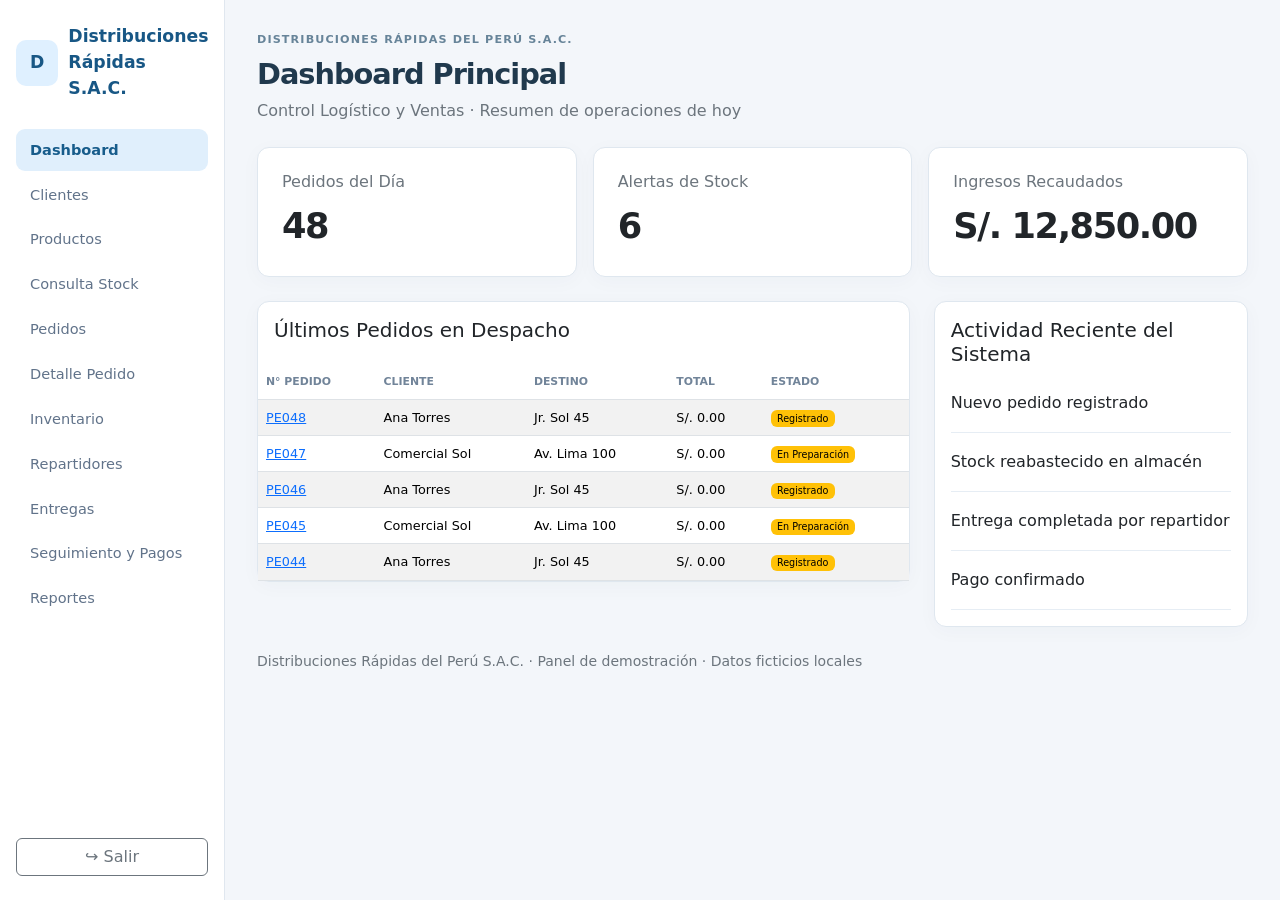
<file: index.html>
<!doctype html>
<html lang="es">
<head>
<meta charset="utf-8">
<meta name="viewport" content="width=device-width, initial-scale=1">
<title>Dashboard Principal | Distribuciones Rápidas S.A.C.</title>
<link href="https://cdn.jsdelivr.net/npm/bootstrap@5.3.8/dist/css/bootstrap.min.css" rel="stylesheet" integrity="sha384-sRIl4kxILFvY47J16cr9ZwB07vP4J8+LH7qKQnuqkuIAvNWLzeN8tE5YBujZqJLB" crossorigin="anonymous">
<link href="css/styles.css" rel="stylesheet">
<script defer src="https://cdn.jsdelivr.net/npm/bootstrap@5.3.8/dist/js/bootstrap.bundle.min.js" integrity="sha384-FKyoEForCGlyvwx9Hj09JcYn3nv7wiPVlz7YYwJrWVcXK/BmnVDxM+D2scQbITxI" crossorigin="anonymous"></script>
<script defer src="js/main.js"></script>
</head>
<body data-page="index">
<a class="visually-hidden-focusable p-3" href="#contenido">Saltar al contenido</a>
<aside id="sidebar"></aside>
<main id="contenido" tabindex="-1"><div id="alerts" aria-live="polite"></div><div id="app"></div>
<noscript><p class="alert alert-warning">Activa JavaScript para utilizar el sistema.</p></noscript>
<footer class="small text-secondary mt-4">Distribuciones Rápidas del Perú S.A.C. · Panel de demostración · Datos ficticios locales</footer>
</main>
</body>
</html>
</file>
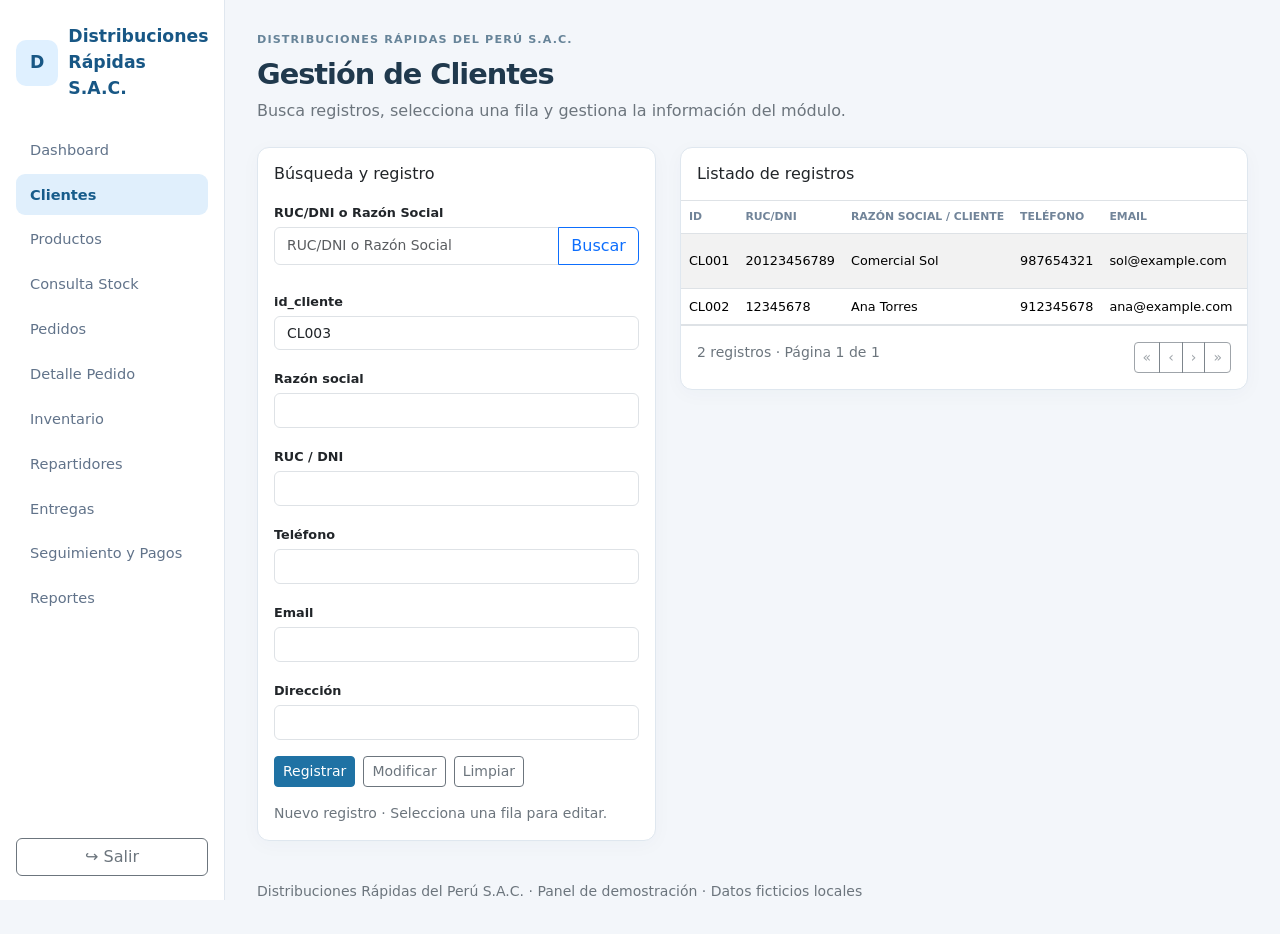
<file: pags/clientes.html>
<!doctype html>
<html lang="es">
<head>
<meta charset="utf-8">
<meta name="viewport" content="width=device-width, initial-scale=1">
<title>Gestión de Clientes | Distribuciones Rápidas S.A.C.</title>
<link href="https://cdn.jsdelivr.net/npm/bootstrap@5.3.8/dist/css/bootstrap.min.css" rel="stylesheet" integrity="sha384-sRIl4kxILFvY47J16cr9ZwB07vP4J8+LH7qKQnuqkuIAvNWLzeN8tE5YBujZqJLB" crossorigin="anonymous">
<link href="../css/styles.css" rel="stylesheet">
<script defer src="https://cdn.jsdelivr.net/npm/bootstrap@5.3.8/dist/js/bootstrap.bundle.min.js" integrity="sha384-FKyoEForCGlyvwx9Hj09JcYn3nv7wiPVlz7YYwJrWVcXK/BmnVDxM+D2scQbITxI" crossorigin="anonymous"></script>
<script defer src="../js/main.js"></script>
</head>
<body data-page="clientes">
<a class="visually-hidden-focusable p-3" href="#contenido">Saltar al contenido</a>
<aside id="sidebar"></aside>
<main id="contenido" tabindex="-1"><div id="alerts" aria-live="polite"></div><div id="app"></div>
<noscript><p class="alert alert-warning">Activa JavaScript para utilizar el sistema.</p></noscript>
<footer class="small text-secondary mt-4">Distribuciones Rápidas del Perú S.A.C. · Panel de demostración · Datos ficticios locales</footer>
</main>
</body>
</html>
</file>
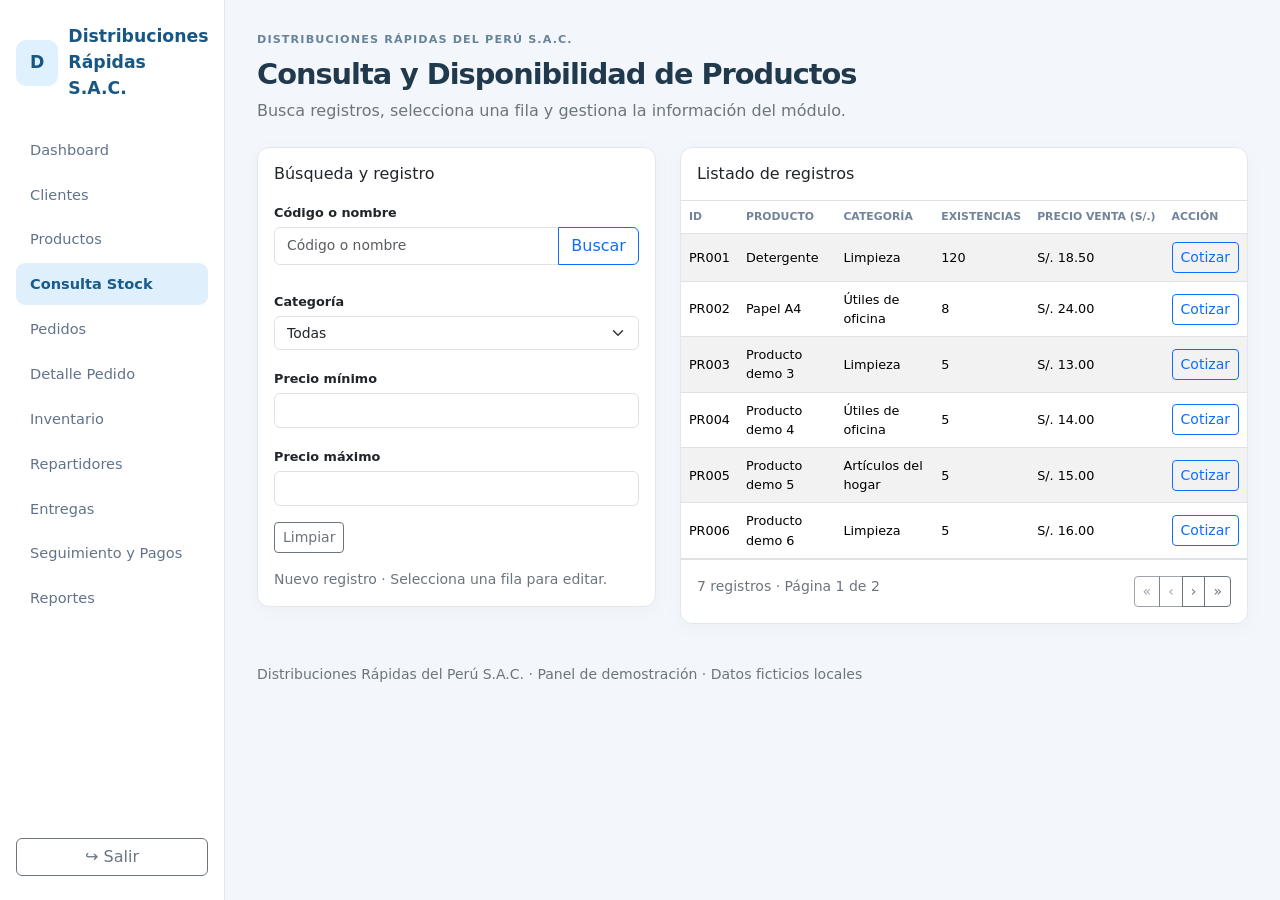
<file: pags/consulta_productos.html>
<!doctype html>
<html lang="es">
<head>
<meta charset="utf-8">
<meta name="viewport" content="width=device-width, initial-scale=1">
<title>Consulta y Disponibilidad de Productos | Distribuciones Rápidas S.A.C.</title>
<link href="https://cdn.jsdelivr.net/npm/bootstrap@5.3.8/dist/css/bootstrap.min.css" rel="stylesheet" integrity="sha384-sRIl4kxILFvY47J16cr9ZwB07vP4J8+LH7qKQnuqkuIAvNWLzeN8tE5YBujZqJLB" crossorigin="anonymous">
<link href="../css/styles.css" rel="stylesheet">
<script defer src="https://cdn.jsdelivr.net/npm/bootstrap@5.3.8/dist/js/bootstrap.bundle.min.js" integrity="sha384-FKyoEForCGlyvwx9Hj09JcYn3nv7wiPVlz7YYwJrWVcXK/BmnVDxM+D2scQbITxI" crossorigin="anonymous"></script>
<script defer src="../js/main.js"></script>
</head>
<body data-page="consulta_productos">
<a class="visually-hidden-focusable p-3" href="#contenido">Saltar al contenido</a>
<aside id="sidebar"></aside>
<main id="contenido" tabindex="-1"><div id="alerts" aria-live="polite"></div><div id="app"></div>
<noscript><p class="alert alert-warning">Activa JavaScript para utilizar el sistema.</p></noscript>
<footer class="small text-secondary mt-4">Distribuciones Rápidas del Perú S.A.C. · Panel de demostración · Datos ficticios locales</footer>
</main>
</body>
</html>
</file>
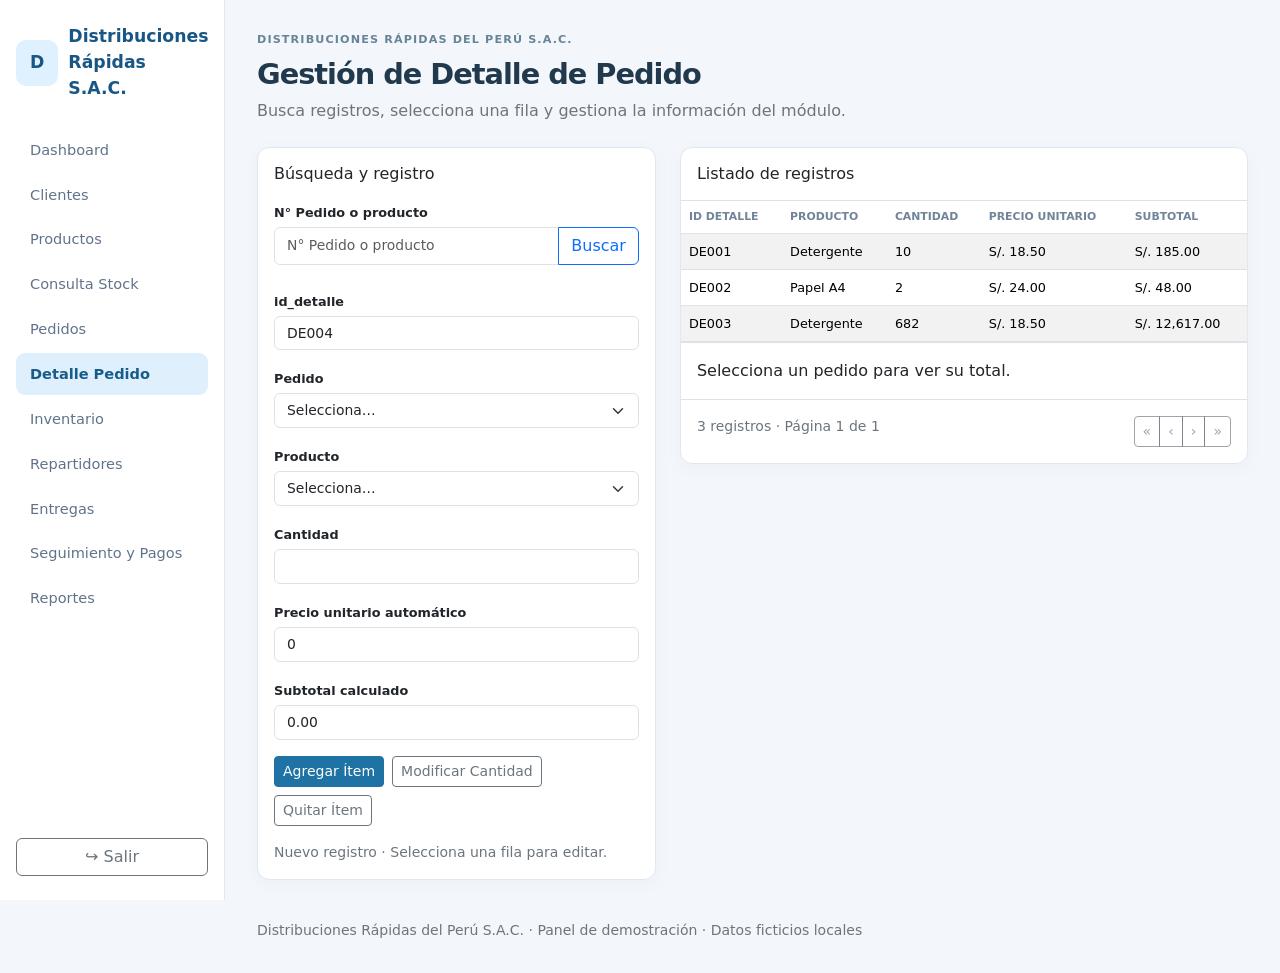
<file: pags/detalle_pedidos.html>
<!doctype html>
<html lang="es">
<head>
<meta charset="utf-8">
<meta name="viewport" content="width=device-width, initial-scale=1">
<title>Gestión de Detalle de Pedido | Distribuciones Rápidas S.A.C.</title>
<link href="https://cdn.jsdelivr.net/npm/bootstrap@5.3.8/dist/css/bootstrap.min.css" rel="stylesheet" integrity="sha384-sRIl4kxILFvY47J16cr9ZwB07vP4J8+LH7qKQnuqkuIAvNWLzeN8tE5YBujZqJLB" crossorigin="anonymous">
<link href="../css/styles.css" rel="stylesheet">
<script defer src="https://cdn.jsdelivr.net/npm/bootstrap@5.3.8/dist/js/bootstrap.bundle.min.js" integrity="sha384-FKyoEForCGlyvwx9Hj09JcYn3nv7wiPVlz7YYwJrWVcXK/BmnVDxM+D2scQbITxI" crossorigin="anonymous"></script>
<script defer src="../js/main.js"></script>
</head>
<body data-page="detalle_pedidos">
<a class="visually-hidden-focusable p-3" href="#contenido">Saltar al contenido</a>
<aside id="sidebar"></aside>
<main id="contenido" tabindex="-1"><div id="alerts" aria-live="polite"></div><div id="app"></div>
<noscript><p class="alert alert-warning">Activa JavaScript para utilizar el sistema.</p></noscript>
<footer class="small text-secondary mt-4">Distribuciones Rápidas del Perú S.A.C. · Panel de demostración · Datos ficticios locales</footer>
</main>
</body>
</html>
</file>
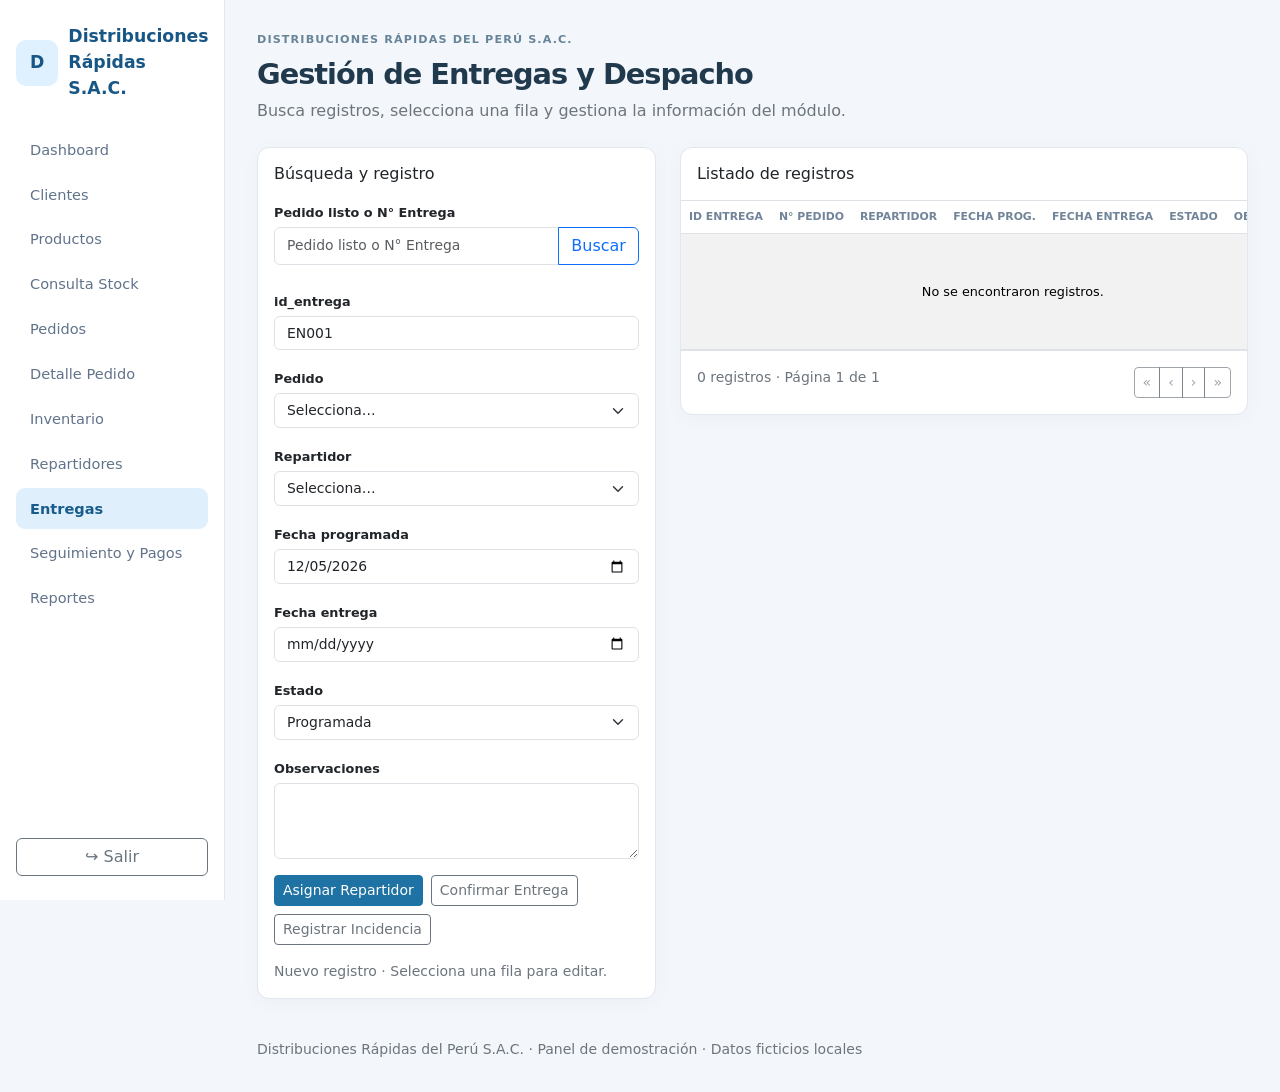
<file: pags/entregas.html>
<!doctype html>
<html lang="es">
<head>
<meta charset="utf-8">
<meta name="viewport" content="width=device-width, initial-scale=1">
<title>Gestión de Entregas y Despacho | Distribuciones Rápidas S.A.C.</title>
<link href="https://cdn.jsdelivr.net/npm/bootstrap@5.3.8/dist/css/bootstrap.min.css" rel="stylesheet" integrity="sha384-sRIl4kxILFvY47J16cr9ZwB07vP4J8+LH7qKQnuqkuIAvNWLzeN8tE5YBujZqJLB" crossorigin="anonymous">
<link href="../css/styles.css" rel="stylesheet">
<script defer src="https://cdn.jsdelivr.net/npm/bootstrap@5.3.8/dist/js/bootstrap.bundle.min.js" integrity="sha384-FKyoEForCGlyvwx9Hj09JcYn3nv7wiPVlz7YYwJrWVcXK/BmnVDxM+D2scQbITxI" crossorigin="anonymous"></script>
<script defer src="../js/main.js"></script>
</head>
<body data-page="entregas">
<a class="visually-hidden-focusable p-3" href="#contenido">Saltar al contenido</a>
<aside id="sidebar"></aside>
<main id="contenido" tabindex="-1"><div id="alerts" aria-live="polite"></div><div id="app"></div>
<noscript><p class="alert alert-warning">Activa JavaScript para utilizar el sistema.</p></noscript>
<footer class="small text-secondary mt-4">Distribuciones Rápidas del Perú S.A.C. · Panel de demostración · Datos ficticios locales</footer>
</main>
</body>
</html>
</file>
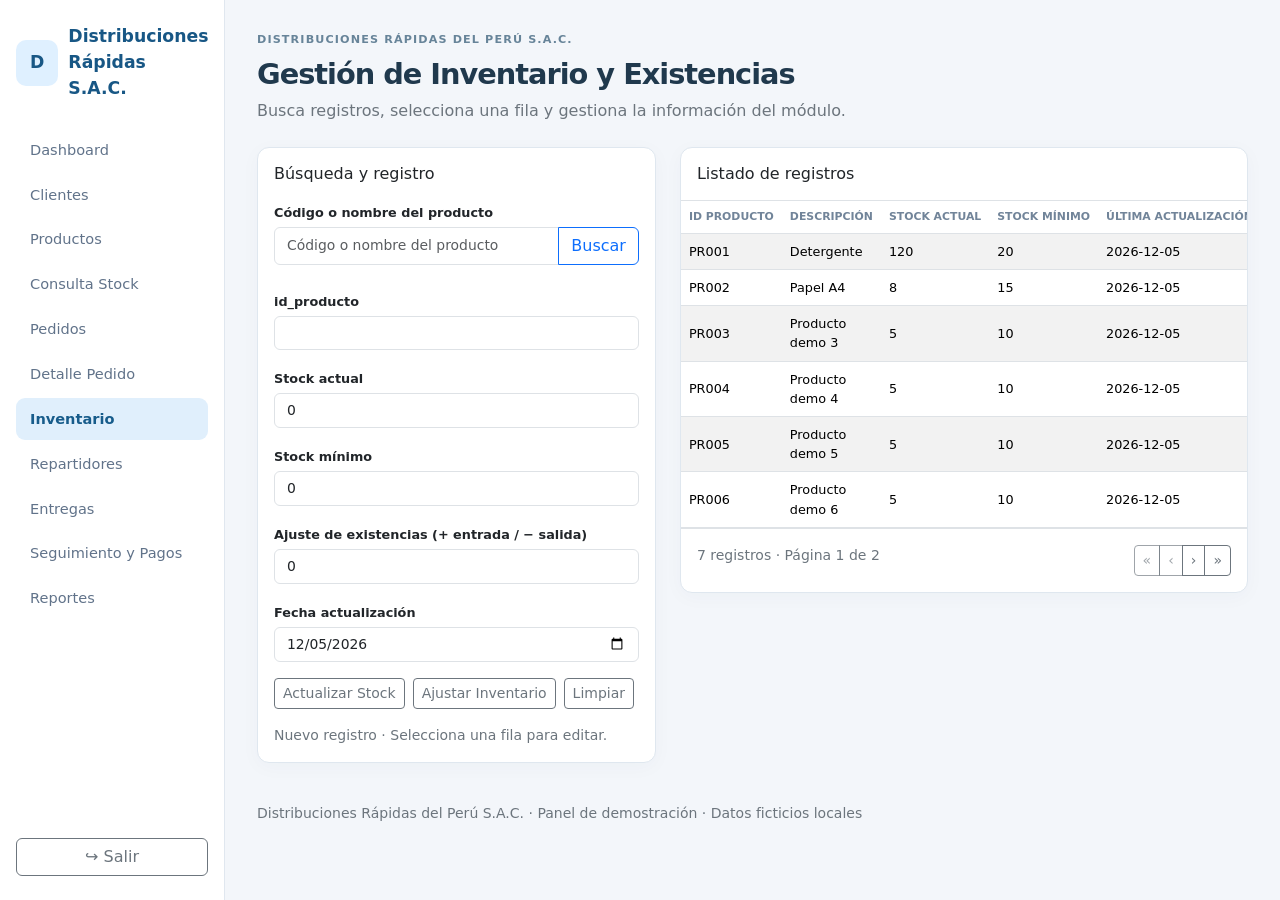
<file: pags/inventario.html>
<!doctype html>
<html lang="es">
<head>
<meta charset="utf-8">
<meta name="viewport" content="width=device-width, initial-scale=1">
<title>Gestión de Inventario y Existencias | Distribuciones Rápidas S.A.C.</title>
<link href="https://cdn.jsdelivr.net/npm/bootstrap@5.3.8/dist/css/bootstrap.min.css" rel="stylesheet" integrity="sha384-sRIl4kxILFvY47J16cr9ZwB07vP4J8+LH7qKQnuqkuIAvNWLzeN8tE5YBujZqJLB" crossorigin="anonymous">
<link href="../css/styles.css" rel="stylesheet">
<script defer src="https://cdn.jsdelivr.net/npm/bootstrap@5.3.8/dist/js/bootstrap.bundle.min.js" integrity="sha384-FKyoEForCGlyvwx9Hj09JcYn3nv7wiPVlz7YYwJrWVcXK/BmnVDxM+D2scQbITxI" crossorigin="anonymous"></script>
<script defer src="../js/main.js"></script>
</head>
<body data-page="inventario">
<a class="visually-hidden-focusable p-3" href="#contenido">Saltar al contenido</a>
<aside id="sidebar"></aside>
<main id="contenido" tabindex="-1"><div id="alerts" aria-live="polite"></div><div id="app"></div>
<noscript><p class="alert alert-warning">Activa JavaScript para utilizar el sistema.</p></noscript>
<footer class="small text-secondary mt-4">Distribuciones Rápidas del Perú S.A.C. · Panel de demostración · Datos ficticios locales</footer>
</main>
</body>
</html>
</file>
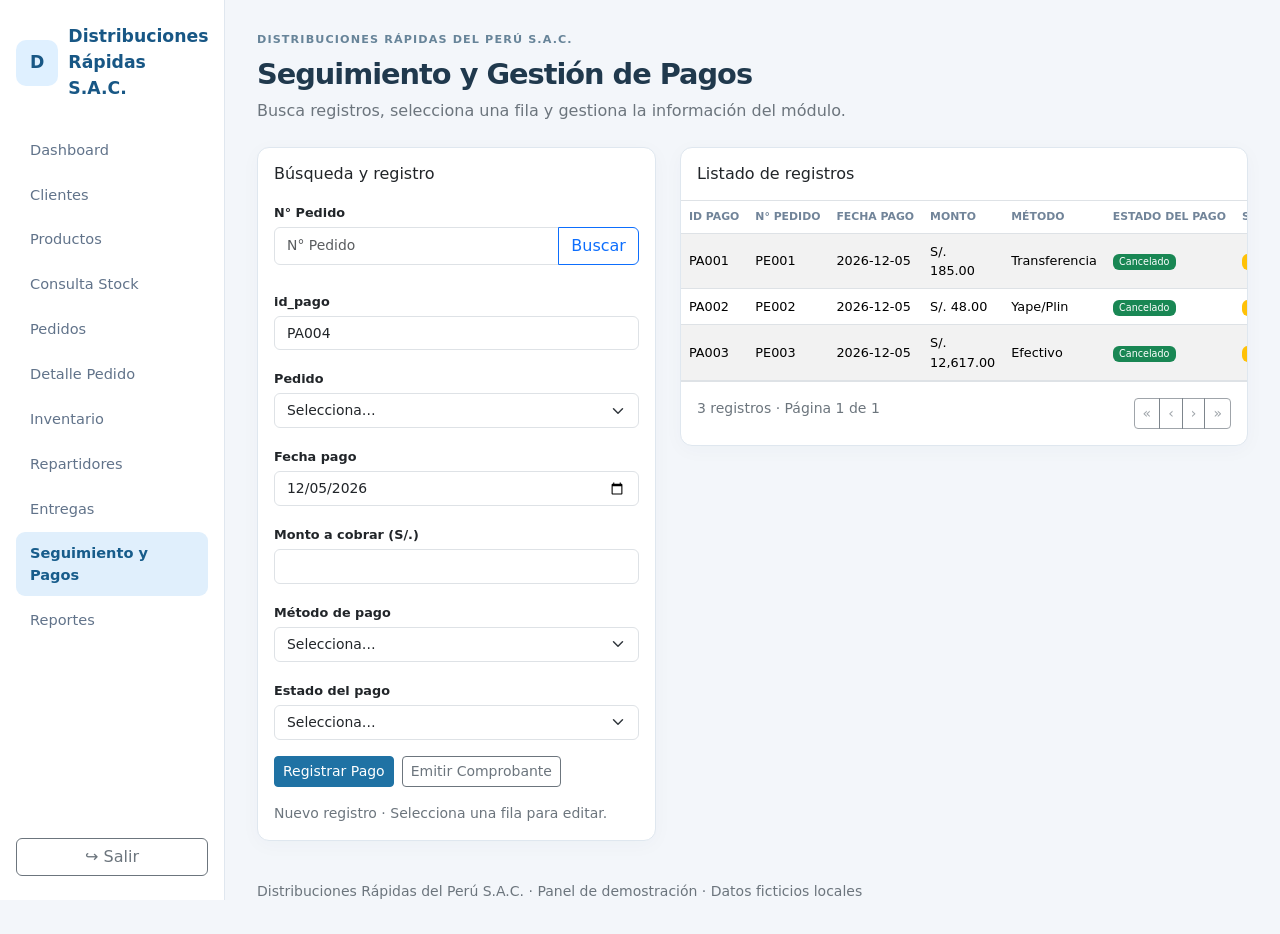
<file: pags/pagos.html>
<!doctype html>
<html lang="es">
<head>
<meta charset="utf-8">
<meta name="viewport" content="width=device-width, initial-scale=1">
<title>Seguimiento y Gestión de Pagos | Distribuciones Rápidas S.A.C.</title>
<link href="https://cdn.jsdelivr.net/npm/bootstrap@5.3.8/dist/css/bootstrap.min.css" rel="stylesheet" integrity="sha384-sRIl4kxILFvY47J16cr9ZwB07vP4J8+LH7qKQnuqkuIAvNWLzeN8tE5YBujZqJLB" crossorigin="anonymous">
<link href="../css/styles.css" rel="stylesheet">
<script defer src="https://cdn.jsdelivr.net/npm/bootstrap@5.3.8/dist/js/bootstrap.bundle.min.js" integrity="sha384-FKyoEForCGlyvwx9Hj09JcYn3nv7wiPVlz7YYwJrWVcXK/BmnVDxM+D2scQbITxI" crossorigin="anonymous"></script>
<script defer src="../js/main.js"></script>
</head>
<body data-page="pagos">
<a class="visually-hidden-focusable p-3" href="#contenido">Saltar al contenido</a>
<aside id="sidebar"></aside>
<main id="contenido" tabindex="-1"><div id="alerts" aria-live="polite"></div><div id="app"></div>
<noscript><p class="alert alert-warning">Activa JavaScript para utilizar el sistema.</p></noscript>
<footer class="small text-secondary mt-4">Distribuciones Rápidas del Perú S.A.C. · Panel de demostración · Datos ficticios locales</footer>
</main>
</body>
</html>
</file>
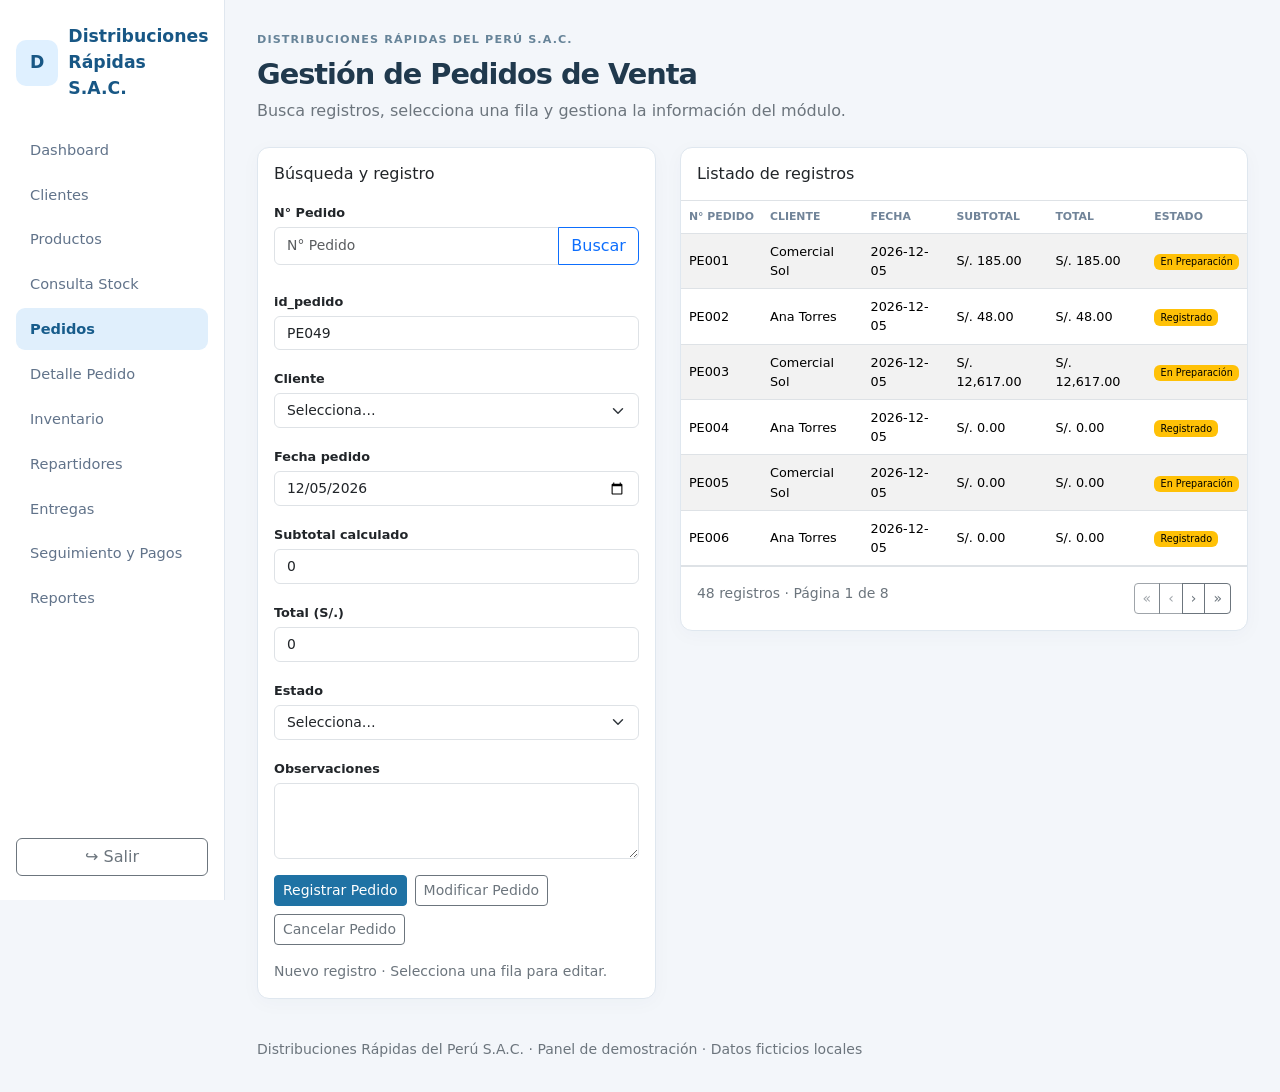
<file: pags/pedidos.html>
<!doctype html>
<html lang="es">
<head>
<meta charset="utf-8">
<meta name="viewport" content="width=device-width, initial-scale=1">
<title>Gestión de Pedidos de Venta | Distribuciones Rápidas S.A.C.</title>
<link href="https://cdn.jsdelivr.net/npm/bootstrap@5.3.8/dist/css/bootstrap.min.css" rel="stylesheet" integrity="sha384-sRIl4kxILFvY47J16cr9ZwB07vP4J8+LH7qKQnuqkuIAvNWLzeN8tE5YBujZqJLB" crossorigin="anonymous">
<link href="../css/styles.css" rel="stylesheet">
<script defer src="https://cdn.jsdelivr.net/npm/bootstrap@5.3.8/dist/js/bootstrap.bundle.min.js" integrity="sha384-FKyoEForCGlyvwx9Hj09JcYn3nv7wiPVlz7YYwJrWVcXK/BmnVDxM+D2scQbITxI" crossorigin="anonymous"></script>
<script defer src="../js/main.js"></script>
</head>
<body data-page="pedidos">
<a class="visually-hidden-focusable p-3" href="#contenido">Saltar al contenido</a>
<aside id="sidebar"></aside>
<main id="contenido" tabindex="-1"><div id="alerts" aria-live="polite"></div><div id="app"></div>
<noscript><p class="alert alert-warning">Activa JavaScript para utilizar el sistema.</p></noscript>
<footer class="small text-secondary mt-4">Distribuciones Rápidas del Perú S.A.C. · Panel de demostración · Datos ficticios locales</footer>
</main>
</body>
</html>
</file>
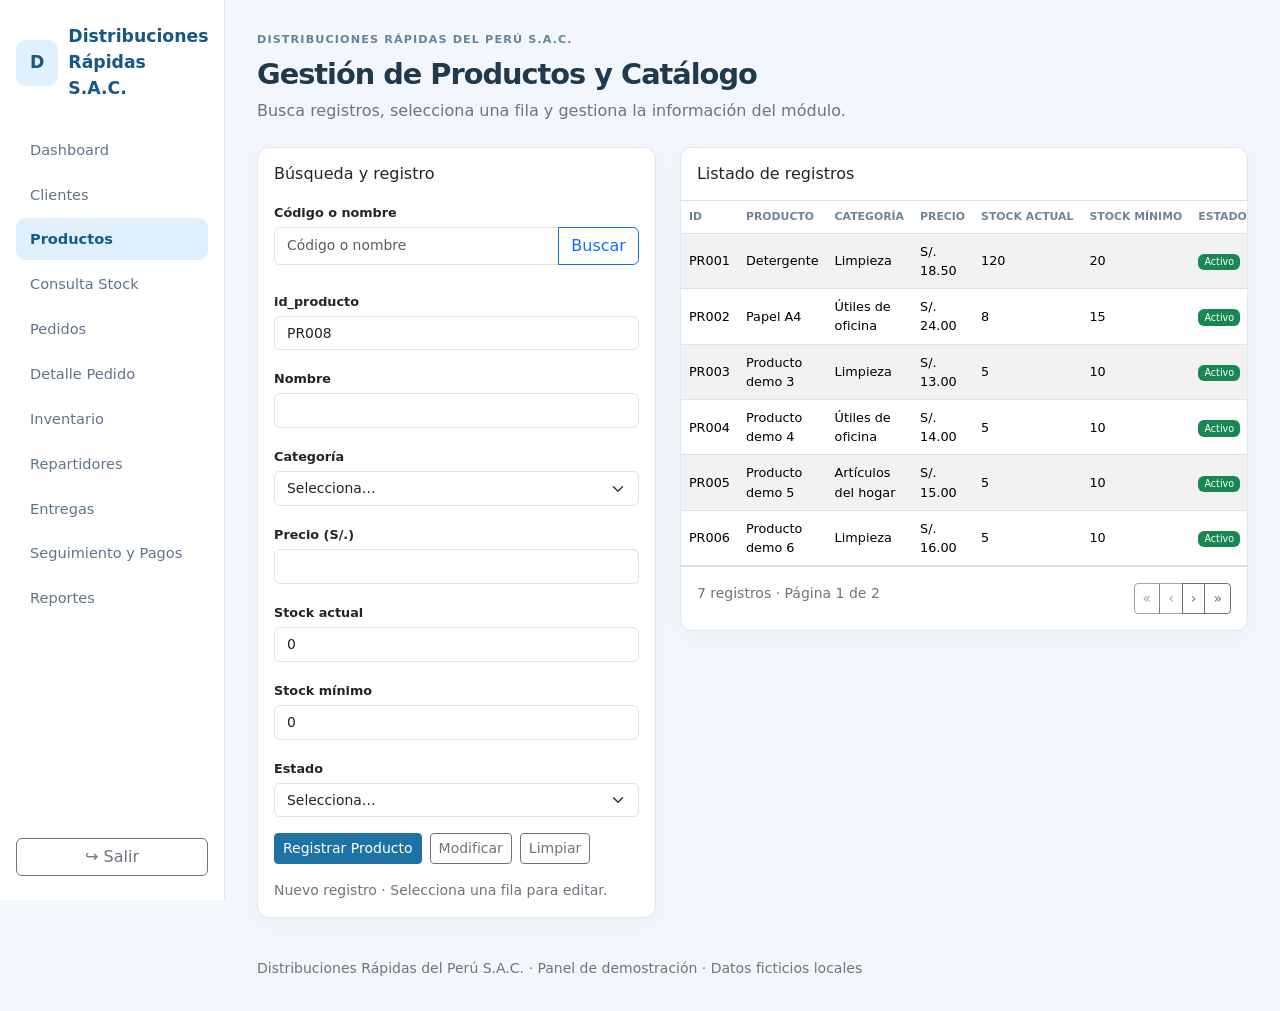
<file: pags/productos.html>
<!doctype html>
<html lang="es">
<head>
<meta charset="utf-8">
<meta name="viewport" content="width=device-width, initial-scale=1">
<title>Gestión de Productos y Catálogo | Distribuciones Rápidas S.A.C.</title>
<link href="https://cdn.jsdelivr.net/npm/bootstrap@5.3.8/dist/css/bootstrap.min.css" rel="stylesheet" integrity="sha384-sRIl4kxILFvY47J16cr9ZwB07vP4J8+LH7qKQnuqkuIAvNWLzeN8tE5YBujZqJLB" crossorigin="anonymous">
<link href="../css/styles.css" rel="stylesheet">
<script defer src="https://cdn.jsdelivr.net/npm/bootstrap@5.3.8/dist/js/bootstrap.bundle.min.js" integrity="sha384-FKyoEForCGlyvwx9Hj09JcYn3nv7wiPVlz7YYwJrWVcXK/BmnVDxM+D2scQbITxI" crossorigin="anonymous"></script>
<script defer src="../js/main.js"></script>
</head>
<body data-page="productos">
<a class="visually-hidden-focusable p-3" href="#contenido">Saltar al contenido</a>
<aside id="sidebar"></aside>
<main id="contenido" tabindex="-1"><div id="alerts" aria-live="polite"></div><div id="app"></div>
<noscript><p class="alert alert-warning">Activa JavaScript para utilizar el sistema.</p></noscript>
<footer class="small text-secondary mt-4">Distribuciones Rápidas del Perú S.A.C. · Panel de demostración · Datos ficticios locales</footer>
</main>
</body>
</html>
</file>
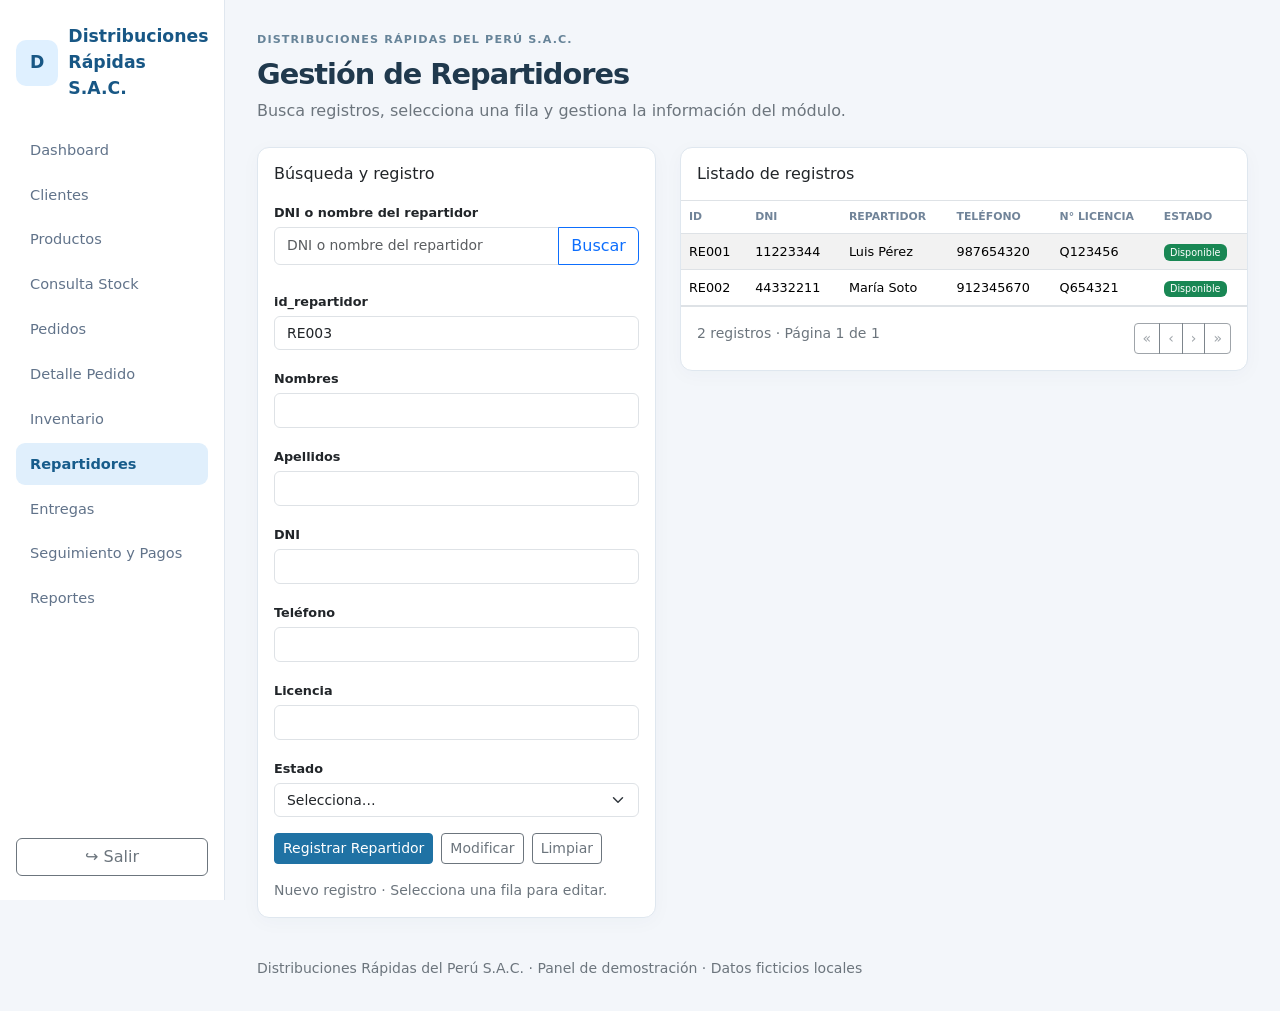
<file: pags/repartidores.html>
<!doctype html>
<html lang="es">
<head>
<meta charset="utf-8">
<meta name="viewport" content="width=device-width, initial-scale=1">
<title>Gestión de Repartidores | Distribuciones Rápidas S.A.C.</title>
<link href="https://cdn.jsdelivr.net/npm/bootstrap@5.3.8/dist/css/bootstrap.min.css" rel="stylesheet" integrity="sha384-sRIl4kxILFvY47J16cr9ZwB07vP4J8+LH7qKQnuqkuIAvNWLzeN8tE5YBujZqJLB" crossorigin="anonymous">
<link href="../css/styles.css" rel="stylesheet">
<script defer src="https://cdn.jsdelivr.net/npm/bootstrap@5.3.8/dist/js/bootstrap.bundle.min.js" integrity="sha384-FKyoEForCGlyvwx9Hj09JcYn3nv7wiPVlz7YYwJrWVcXK/BmnVDxM+D2scQbITxI" crossorigin="anonymous"></script>
<script defer src="../js/main.js"></script>
</head>
<body data-page="repartidores">
<a class="visually-hidden-focusable p-3" href="#contenido">Saltar al contenido</a>
<aside id="sidebar"></aside>
<main id="contenido" tabindex="-1"><div id="alerts" aria-live="polite"></div><div id="app"></div>
<noscript><p class="alert alert-warning">Activa JavaScript para utilizar el sistema.</p></noscript>
<footer class="small text-secondary mt-4">Distribuciones Rápidas del Perú S.A.C. · Panel de demostración · Datos ficticios locales</footer>
</main>
</body>
</html>
</file>
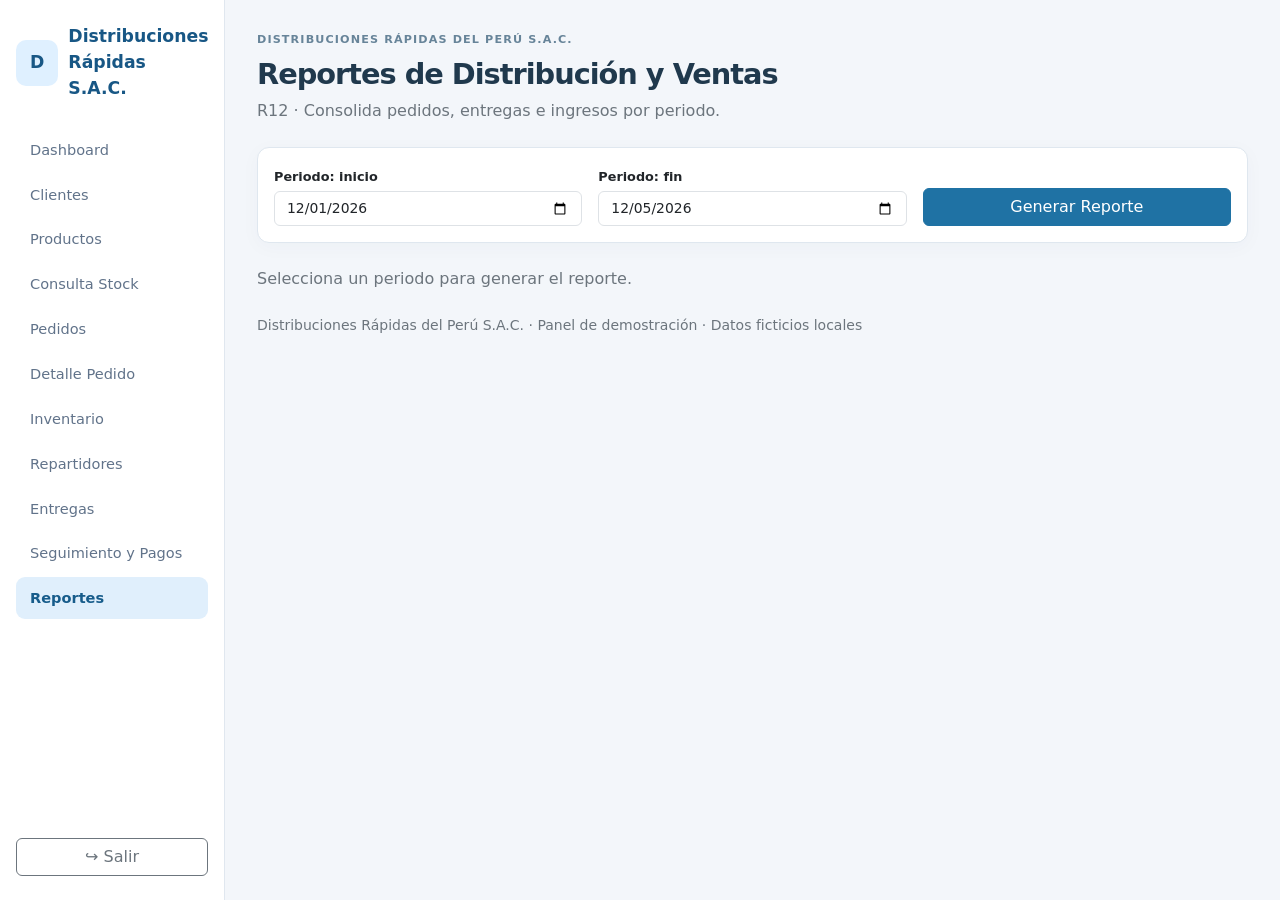
<file: pags/reportes.html>
<!doctype html>
<html lang="es">
<head>
<meta charset="utf-8">
<meta name="viewport" content="width=device-width, initial-scale=1">
<title>Reportes de Distribución y Ventas | Distribuciones Rápidas S.A.C.</title>
<link href="https://cdn.jsdelivr.net/npm/bootstrap@5.3.8/dist/css/bootstrap.min.css" rel="stylesheet" integrity="sha384-sRIl4kxILFvY47J16cr9ZwB07vP4J8+LH7qKQnuqkuIAvNWLzeN8tE5YBujZqJLB" crossorigin="anonymous">
<link href="../css/styles.css" rel="stylesheet">
<script defer src="https://cdn.jsdelivr.net/npm/bootstrap@5.3.8/dist/js/bootstrap.bundle.min.js" integrity="sha384-FKyoEForCGlyvwx9Hj09JcYn3nv7wiPVlz7YYwJrWVcXK/BmnVDxM+D2scQbITxI" crossorigin="anonymous"></script>
<script defer src="../js/main.js"></script>
</head>
<body data-page="reportes">
<a class="visually-hidden-focusable p-3" href="#contenido">Saltar al contenido</a>
<aside id="sidebar"></aside>
<main id="contenido" tabindex="-1"><div id="alerts" aria-live="polite"></div><div id="app"></div>
<noscript><p class="alert alert-warning">Activa JavaScript para utilizar el sistema.</p></noscript>
<footer class="small text-secondary mt-4">Distribuciones Rápidas del Perú S.A.C. · Panel de demostración · Datos ficticios locales</footer>
</main>
</body>
</html>
</file>
<file: css/styles.css>
body{background:#f3f6fa;color:#20394d}#sidebar{position:fixed;inset:0 auto 0 0;width:225px;background:white;border-right:1px solid #e0e7ef;padding:24px 16px;display:flex;flex-direction:column;overflow-y:auto;z-index:100}.brand{display:flex;gap:10px;align-items:center;color:#185785;text-decoration:none;font-weight:750;font-size:1.08rem;margin-bottom:24px}.brand-icon{background:#dff0ff;border-radius:10px;padding:10px 14px}.side-link{display:block;padding:10px 14px;margin:3px 0;color:#61738a;text-decoration:none;border-radius:9px;font-size:.91rem}.side-link.active,.side-link:hover{background:#e0effc;color:#175c8b}.side-link.active{font-weight:700}.exit{margin-top:auto;padding-top:20px}main{margin-left:225px;padding:32px;max-width:1950px}.eyebrow{text-transform:uppercase;letter-spacing:.1em;font-size:.7rem;font-weight:700;color:#678499}h1{font-weight:750;font-size:1.8rem;letter-spacing:-.035em}.card{border:1px solid #dfe7ef;border-radius:12px;box-shadow:0 4px 20px #1d456208}.form-label{font-size:.8rem;font-weight:650;margin-bottom:.3rem}.form-control,.form-select{font-size:.87rem}.table{font-size:.8rem;vertical-align:middle}.table th{font-size:.68rem;white-space:nowrap;text-transform:uppercase;color:#718499}.table tr[data-id]{cursor:pointer}.table tr[data-id]:hover{outline:1px solid #98bbd4}.kpi{font-size:2.2rem;font-weight:750;letter-spacing:-.04em}.btn-primary{--bs-btn-bg:#1f72a4;--bs-btn-border-color:#1f72a4;--bs-btn-hover-bg:#18597f;--bs-btn-hover-border-color:#18597f}.activity{padding:17px 0;border-bottom:1px solid #e6edf4}.empty{padding:3rem!important;text-align:center;color:#718096}.badge{font-weight:500}@media(max-width:991px){#sidebar{width:185px;padding:18px 10px}main{margin-left:185px;padding:20px}.brand-icon{display:none}.brand{font-size:1rem}}@media(max-width:600px){#sidebar{position:relative;width:100%;padding:15px}.brand{margin-bottom:10px}#sidebar nav{display:flex;overflow-x:auto}.side-link{white-space:nowrap;padding:8px 12px}.exit{margin:0;padding-top:10px}main{margin-left:0;padding:16px}}@media print{#sidebar,footer,.btn,.filters,#alerts{display:none!important}main{margin:0;padding:0}.card{box-shadow:none}body{background:white}}
</file>
